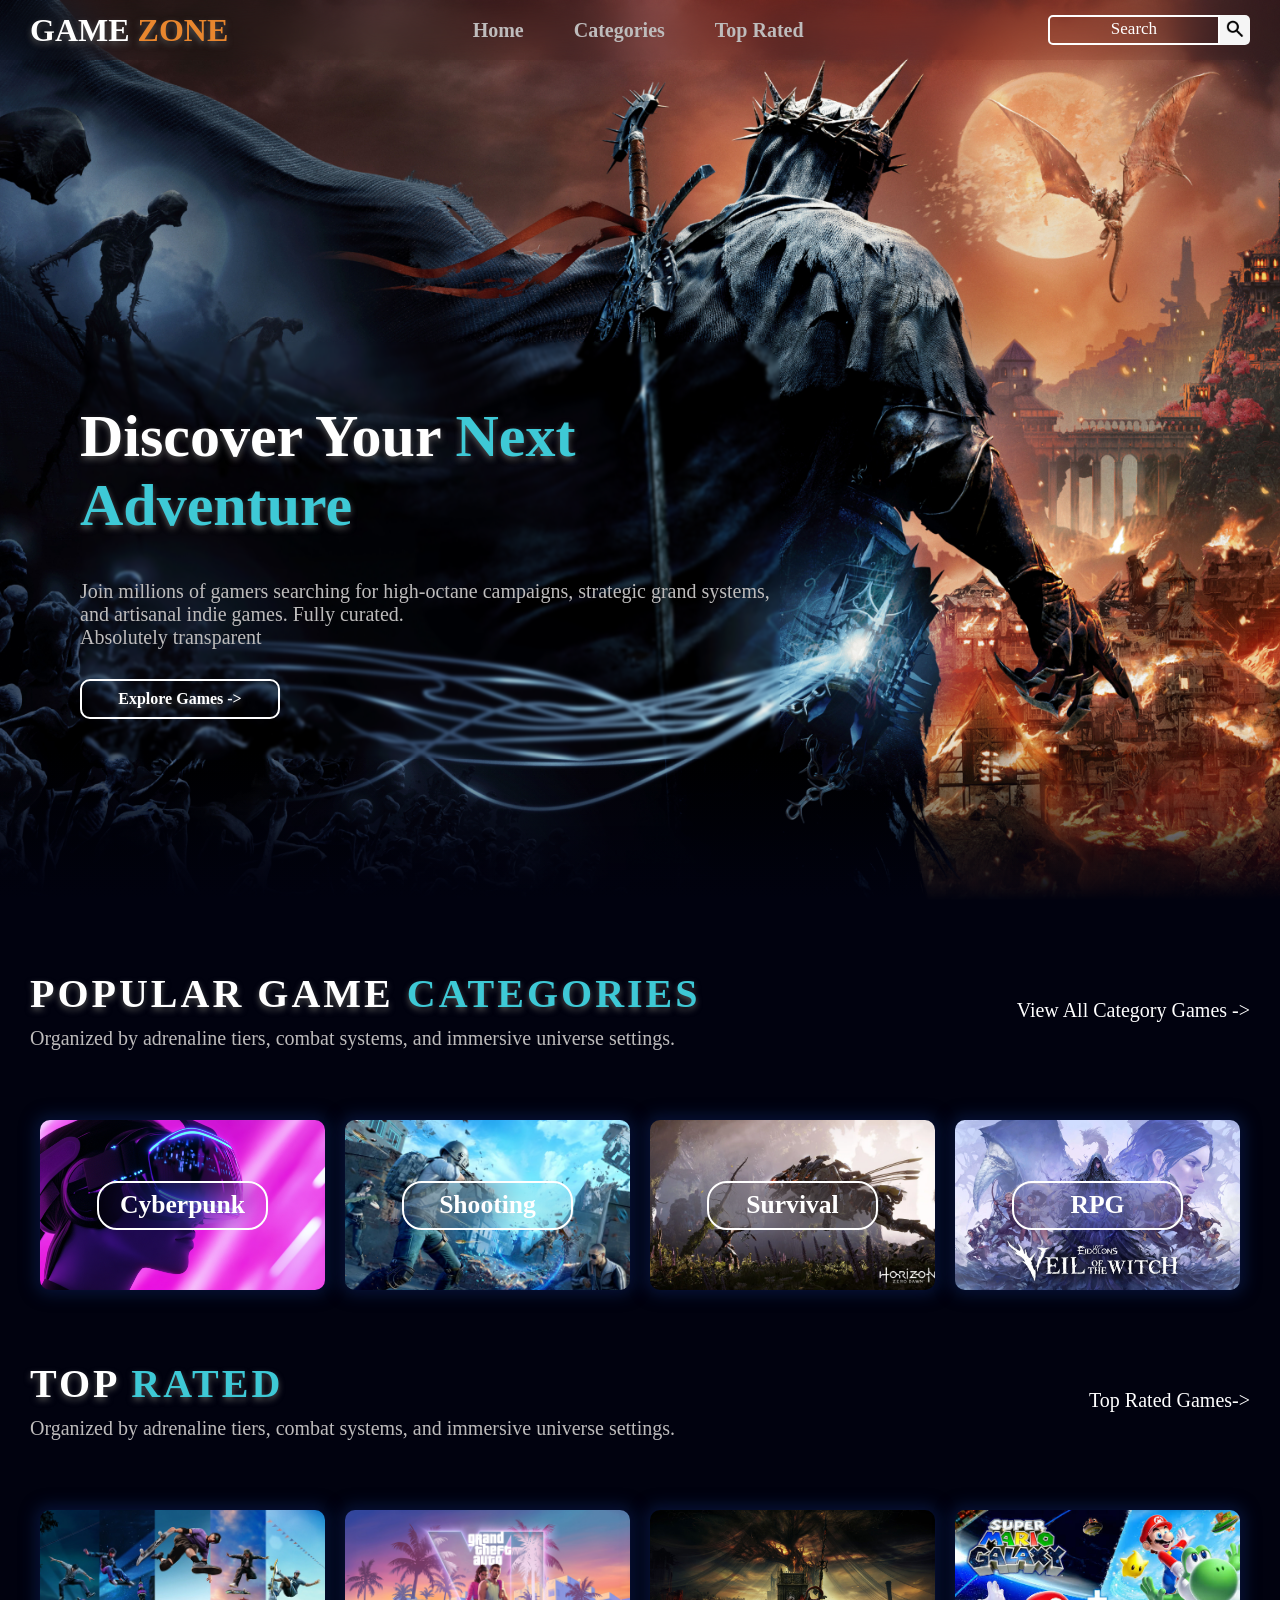
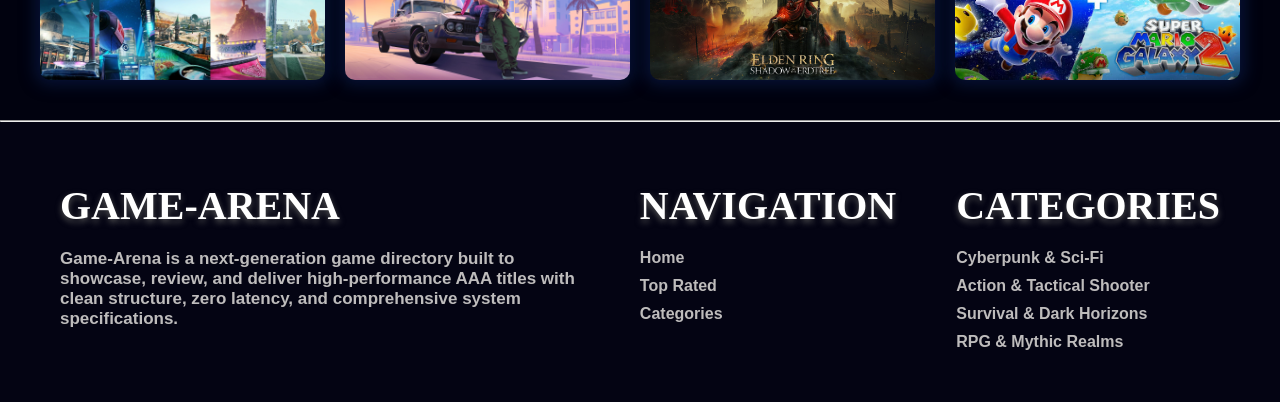
<file: index.html>
<!DOCTYPE html>
<html lang="en">
<head>
    <meta charset="UTF-8">
    <meta name="viewport" content="width=device-width, initial-scale=1.0">
    <title>Document</title>
    <link rel="stylesheet" href="style.css">
</head>
<body>
    <!-- NAVBAR STARTS -->
    <div class="nav">
        <h1 class="nav-heading">GAME <span style="color: #e8862e;;">ZONE</span></h1>
        <div class="nav-links">
            <a href="#" class="link">Home</a>
            <a href="#Popular" class="link">Categories</a>
            <a href="#Top" class="link">Top Rated</a>
        </div>
        <div class="search-bar">
            <input type="text" class="search" placeholder="Search">
            <div class="search-icon"></div>
        </div>
    </div>
    <!-- NAVBAR ENDS -->

   <!-- HEADER STARTS -->

     <header>
        <div class="main-content">
            <div class="main-text">
                <h1 class="hero-text">
                    Discover Your <span style="color:#3ec9d6;">Next Adventure</span>
                </h1>
                <p class="hero-para">Join millions of gamers searching for high-octane campaigns, strategic grand systems, and artisanal indie games. Fully curated. <br>
                Absolutely transparent </p>
                <div class="explore"><a class="Explore" href="#Popular" style="text-decoration: none;">Explore Games -></a></div>
            </div>
        </div>
     </header>

    <!-- HEADER ENDS -->

    <!-- MAIN STARTS -->

     <main>
       <div class="section" id="Popular">
        <div class="section-bar">
            <p class="section-heading">POPULAR GAME <span style="color: #3ec9d6;">CATEGORIES</span></p>
             <p class="section-text">Organized by adrenaline tiers, combat systems, and immersive universe settings.</p>
        </div>
        <div class="view">
            <button id="view"><a href="category.html" style="text-decoration: none;">View All Category Games -></a></button>
        </div>
       </div>
       <div class="section-cards">
            <div class="card" id="card1">
                <button class="card-section"><a id="direct" href="category.html#cyberpunk">Cyberpunk</a></button>
            </div>

             <div class="card" id="card2">
                <button class="card-section"><a id="direct" href="category.html#action-shoot">Shooting</a></button>
            </div>

            <div class="card" id="card3">
                <button class="card-section"><a id="direct" href="category.html#survive">Survival</a></button>
            </div>

            <div class="card" id="card4">
                <button class="card-section"><a id="direct" href="category.html#mythic">RPG</a></button>
            </div>
       </div>

        <div class="section" id="Top">
        <div class="section-bar">
            <p class="section-heading">TOP <span style="color: #3ec9d6;">RATED</span></p>
             <p class="section-text">Organized by adrenaline tiers, combat systems, and immersive universe settings.</p>
        </div>
        <div class="view">
            <button id="view"><a style="text-decoration: none;" href="top-rated.html">Top Rated Games-></a></button></div>
       </div>
       <div class="section-cards">
            <div class="card" id="card5">
            </div>

             <div class="card" id="card6">
             </div>

            <div class="card" id="card7">
            </div>

            <div class="card" id="card8">
            </div>
       </div>
      
     </main>

    <!-- MAIN ENDS  -->

    <hr> 

    <!-- FOOTER STARTS -->

     <footer>
        <div class="foot">
            <div class="footer-cards">
                <div class="conclude">
                    <h3 class="foot-card-head">GAME-ARENA</h3>
                    <p class="foot-card-text">Game-Arena is a next-generation game directory built to showcase, review, and deliver high-performance AAA titles with clean structure, zero latency, and comprehensive system specifications.</p>
                </div>
            </div>
            <div class="footer-cards">
                <div class="conclude">
                    <h3 class="foot-card-head">NAVIGATION</h3>
                    <a href="#" class="nav-link">Home</a>
                    <a href="top-rated.html" class="nav-link">Top Rated</a>
                    <a href="#Popular" class="nav-link">Categories</a>
                </div>
            </div>
            <div class="footer-cards">
                <div class="conclude">
                    <h3 class="foot-card-head">CATEGORIES</h3>
                    <a href="category.html#cyberpunk" class="nav-link">Cyberpunk &amp; Sci-Fi</a>
                    <a href="category.html#action-shoot" class="nav-link">Action &amp; Tactical Shooter</a>
                    <a href="category.html#survive" class="nav-link">Survival &amp; Dark Horizons</a>
                    <a href="category.html#mythic" class="nav-link">RPG &amp; Mythic Realms</a>
                </div>
            </div>
        </div>
     </footer>

     <!-- FOOTER ENDS -->
</body>
</html>
</file>
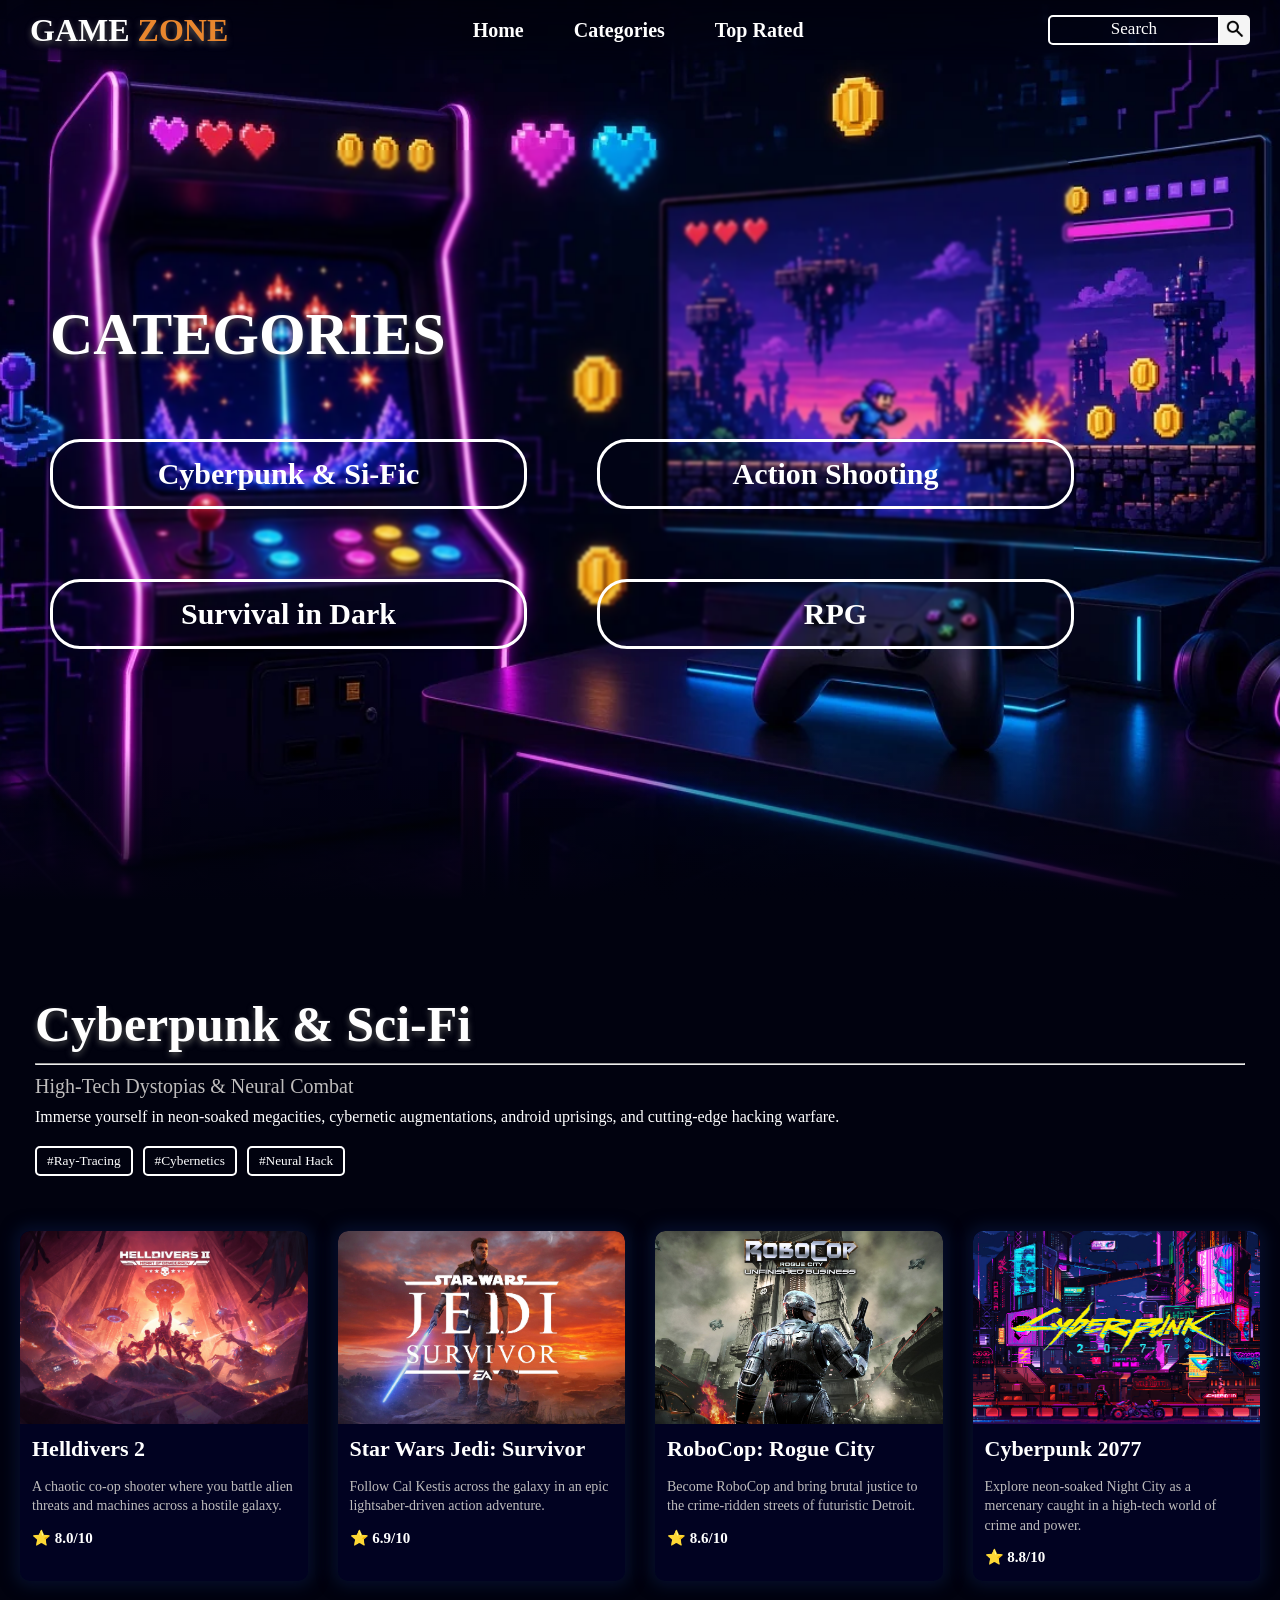
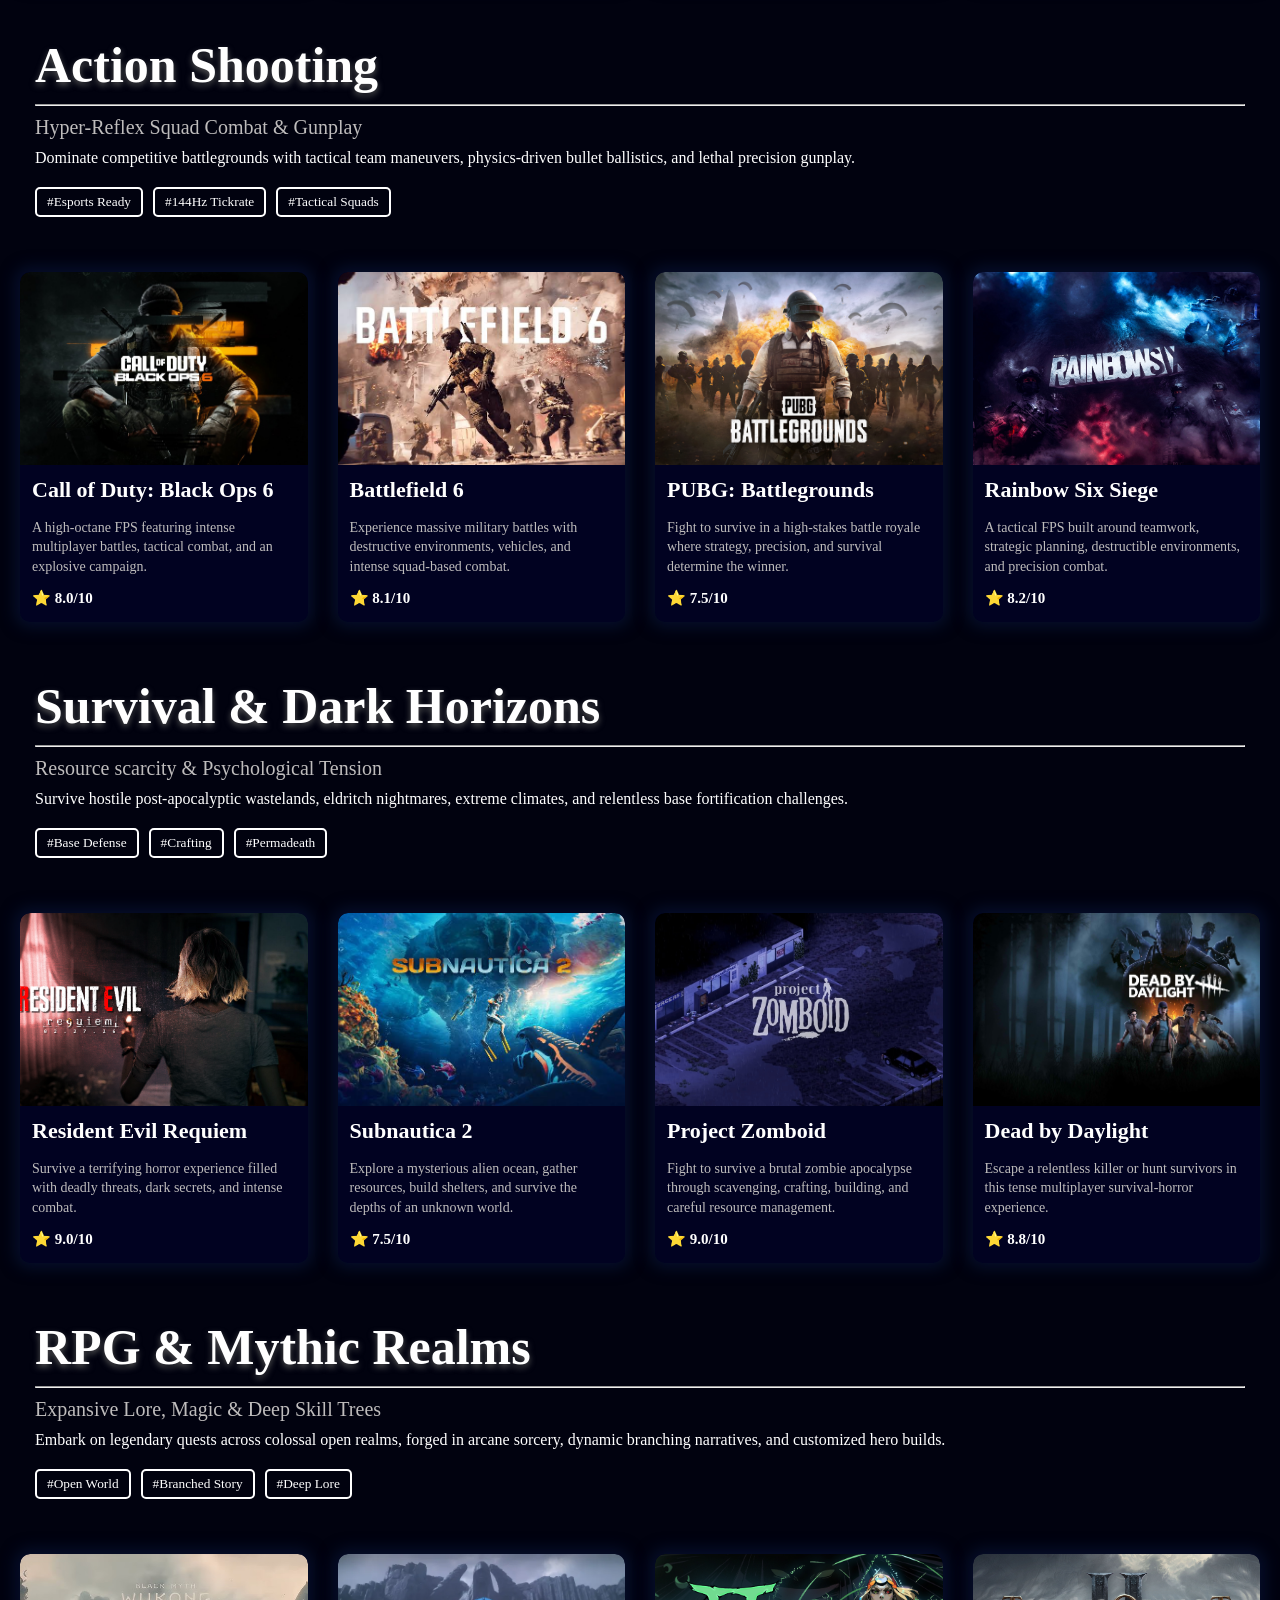
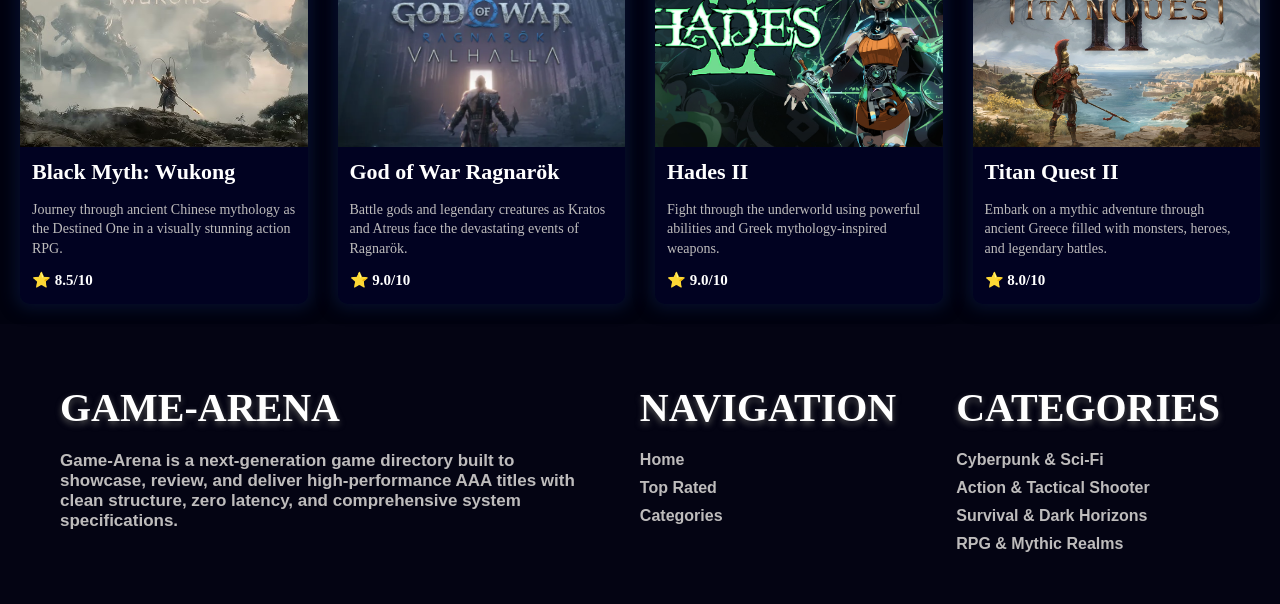
<file: category.html>
<!DOCTYPE html>
<html lang="en">
<head>
    <meta charset="UTF-8">
    <meta name="viewport" content="width=device-width, initial-scale=1.0">
    <title>Document</title>
    <link rel="stylesheet" href="style.css">
</head>
<body id="category-html">
    <!-- NAVBAR STARTS -->
    <div class="nav">
        <h1 class="nav-heading">GAME <span style="color: #e8862e;;">ZONE</span></h1>
        <div class="nav-links">
            <a href="index.html" class="cat-link">Home</a>
            <a href="category.html" class="cat-link">Categories</a>
            <a href="top-rated.html" class="cat-link">Top Rated</a>
        </div>
        <div class="search-bar">
            <input type="text" class="search" placeholder="Search">
            <div class="search-icon"></div>
        </div>
    </div>
    <!-- NAVBAR ENDS -->

    <!-- HEADER STARTS -->

    <header>
        <div class="cat-main-content">
            <div class="cat-main-text">
                <h1 class="hero-text">
                    CATEGORIES</h1>
                <div class="cat-cards">
                    <div class="cat-card"><a href="#cyberpunk" id="cat-a">Cyberpunk &amp; Si-Fic</a></div>
                    <div class="cat-card"><a href="#action-shoot" id="cat-a">Action Shooting</a></div>
                    <div class="cat-card"><a href="#survive" id="cat-a" >Survival in Dark</a></div>
                    <div class="cat-card"><a href="#mythic" id="cat-a">RPG </a></div>
                </div>
            </div>
        </div>

     </header>

     <!-- HEADER ENDS -->

     <!-- MAIN STARTS -->
     
     <main>

        <!-- CYBERPUNK -->

        <div class="individual-cat"id="cyberpunk">
            <h3 class="card-heading" id="sci">Cyberpunk &amp; Sci-Fi</h3>
                <hr>
                <p 
                class="card-subhead">High-Tech Dystopias &amp; Neural Combat</p>
                <p class="card-text">Immerse yourself in neon-soaked megacities, cybernetic augmentations, android uprisings, and cutting-edge hacking warfare.</p>
                <div class="btn">
                    <button class="keyword">#Ray-Tracing</button>
                    <button class="keyword">#Cybernetics</button>
                    <button class="keyword">#Neural Hack</button>
                </div>
        </div>
        <div class="cat-main-cards">
            <div class="cat-main-card">
                <div class="cat-main-card-img" id="cat-card1"></div>
            <div class="game-info">
            <h3>Helldivers 2</h3>
            <p>A chaotic co-op shooter where you battle alien threats and machines across a hostile galaxy.</p>
            <span>⭐ 8.0/10</span>
        </div>
            </div>
            <div class="cat-main-card">
                <div class="cat-main-card-img"id="cat-card2"></div>
                <div class="game-info">
            <h3>Star Wars Jedi: Survivor</h3>
            <p>Follow Cal Kestis across the galaxy in an epic lightsaber-driven action adventure.</p>
            <span>⭐ 6.9/10</span>
        </div>
            </div>
            <div class="cat-main-card">
                <div class="cat-main-card-img"id="cat-card3"></div>
                <div class="game-info">
            <h3>RoboCop: Rogue City</h3>
            <p>Become RoboCop and bring brutal justice to the crime-ridden streets of futuristic Detroit.</p>
            <span>⭐ 8.6/10</span>
        </div>
            </div>
            <div class="cat-main-card">
                <div class="cat-main-card-img"id="cat-card4"></div>
                 <div class="game-info">
            <h3>Cyberpunk 2077</h3>
            <p>Explore neon-soaked Night City as a mercenary caught in a high-tech world of crime and power.</p>
            <span>⭐ 8.8/10</span>
        </div>
            </div>
        </div>

        <!-- CYBERPUNK -->

        <!-- ACTION SHOOTING -->

        <div class="individual-cat"id="action-shoot">
            <h3 class="card-heading">Action Shooting</h3>
                <hr>
                <p 
                class="card-subhead">Hyper-Reflex Squad Combat &amp; Gunplay</p>
                <p class="card-text">Dominate competitive battlegrounds with tactical team maneuvers, physics-driven bullet ballistics, and lethal precision gunplay.</p>
                <div class="btn">
                    <button class="keyword">#Esports Ready</button>
                    <button class="keyword">#144Hz Tickrate</button>
                    <button class="keyword">#Tactical Squads</button>
                </div>
        </div>
        <div class="cat-main-cards">
            <div class="cat-main-card">
                <div class="cat-main-card-img" id="cat-card5"></div>
                <div class="game-info">
                <h3>Call of Duty: Black Ops 6</h3>
                <p>A high-octane FPS featuring intense multiplayer battles, tactical combat, and an explosive campaign.</p>
                <span>⭐ 8.0/10</span>
            </div>
            </div>
            <div class="cat-main-card"><div class="cat-main-card-img"id="cat-card6"></div>
            <div class="game-info">
        <h3>Battlefield 6</h3>
        <p>Experience massive military battles with destructive environments, vehicles, and intense squad-based combat.</p>
        <span>⭐ 8.1/10</span>
    </div>
        </div>
            <div class="cat-main-card"><div class="cat-main-card-img"id="cat-card7"></div>
            <div class="game-info">
        <h3>PUBG: Battlegrounds</h3>
        <p>Fight to survive in a high-stakes battle royale where strategy, precision, and survival determine the winner.</p>
        <span>⭐ 7.5/10</span>
    </div>
        </div>
            <div class="cat-main-card"><div class="cat-main-card-img"id="cat-card8"></div>
                <div class="game-info">
        <h3>Rainbow Six Siege</h3>
        <p>A tactical FPS built around teamwork, strategic planning, destructible environments, and precision combat.</p>
        <span>⭐ 8.2/10</span>
    </div>
        </div>
        </div>

         <!-- ACTION SHOOTING -->

         <!-- SURVIVAL -->

        <div class="individual-cat"id="survive">
            <h3 class="card-heading">Survival &amp; Dark Horizons</h3>
                <hr>
                <p 
                class="card-subhead">Resource scarcity &amp; Psychological Tension</p>
                <p class="card-text">Survive hostile post-apocalyptic wastelands, eldritch nightmares, extreme climates, and relentless base fortification challenges.</p>
                <div class="btn">
                    <button class="keyword">#Base Defense</button>
                    <button class="keyword">#Crafting</button>
                    <button class="keyword">#Permadeath</button>
                </div>
        </div>
        <div class="cat-main-cards">
            <div class="cat-main-card">
                <div class="cat-main-card-img" id="cat-card9"></div>
                    <div class="game-info">
                    <h3>Resident Evil Requiem</h3>
                    <p>Survive a terrifying horror experience filled with deadly threats, dark secrets, and intense combat.</p>
                    <span>⭐ 9.0/10</span>
        </div>
            </div>
            <div class="cat-main-card"><div class="cat-main-card-img"id="cat-card10"></div>
                <div class="game-info">
                <h3>Subnautica 2</h3>
                <p>Explore a mysterious alien ocean, gather resources, build shelters, and survive the depths of an unknown world.</p>
                <span>⭐ 7.5/10</span>
        </div>
        </div>
            <div class="cat-main-card"><div class="cat-main-card-img"id="cat-card11"></div>
                <div class="game-info">
                <h3>Project Zomboid</h3>
                <p>Fight to survive a brutal zombie apocalypse through scavenging, crafting, building, and careful resource management.</p>
                <span>⭐ 9.0/10</span>
        </div>
        </div>
            <div class="cat-main-card"><div class="cat-main-card-img"id="cat-card12"></div>
                <div class="game-info">
                <h3>Dead by Daylight</h3>
                <p>Escape a relentless killer or hunt survivors in this tense multiplayer survival-horror experience.</p>
                <span>⭐ 8.8/10</span>
        </div>
        </div>
        </div>

        <!-- SURVIVAL -->

        <!-- MYTHIC -->

        <div class="individual-cat"id="mythic">
            <h3 class="card-heading">RPG &amp; Mythic Realms</h3>
                <hr>
                <p 
                class="card-subhead">Expansive Lore, Magic &amp; Deep Skill Trees</p>
                <p class="card-text">Embark on legendary quests across colossal open realms, forged in arcane sorcery, dynamic branching narratives, and customized hero builds.</p>
                <div class="btn">
                    <button class="keyword">#Open World</button>
                    <button class="keyword">#Branched Story</button>
                    <button class="keyword">#Deep Lore</button>
                </div>
        </div>
        <div class="cat-main-cards">
            <div class="cat-main-card">
                <div class="cat-main-card-img" id="cat-card13"></div>
                    <div class="game-info">
                    <h3>Black Myth: Wukong</h3>
                    <p>Journey through ancient Chinese mythology as the Destined One in a visually stunning action RPG.</p>
                    <span>⭐ 8.5/10</span>
        </div>
            </div>
            <div class="cat-main-card"><div class="cat-main-card-img"id="cat-card14"></div>
                <div class="game-info">
                <h3>God of War Ragnarök</h3>
                <p>Battle gods and legendary creatures as Kratos and Atreus face the devastating events of Ragnarök.</p>
                <span>⭐ 9.0/10</span>
        </div>
        </div>
            <div class="cat-main-card"><div class="cat-main-card-img"id="cat-card15"></div>
                <div class="game-info">
                <h3>Hades II</h3>
                <p>Fight through the underworld using powerful abilities and Greek mythology-inspired weapons.</p>
                <span>⭐ 9.0/10</span>
        </div> 
        </div>
            <div class="cat-main-card"><div class="cat-main-card-img"id="cat-card16"></div>
                <div class="game-info">
                <h3>Titan Quest II</h3>
                <p>Embark on a mythic adventure through ancient Greece filled with monsters, heroes, and legendary battles.</p>
                <span>⭐ 8.0/10</span>
        </div>
        </div>
        </div>

        <!-- MYTHIC -->

     </main>

     <!-- MAIN ENDS -->

     <!-- FOOTER STARTS -->

     <footer>
        <div class="foot">
            <div class="footer-cards">
                <div class="conclude">
                    <h3 class="foot-card-head">GAME-ARENA</h3>
                    <p class="foot-card-text">Game-Arena is a next-generation game directory built to showcase, review, and deliver high-performance AAA titles with clean structure, zero latency, and comprehensive system specifications.</p>
                </div>
            </div>
            <div class="footer-cards">
                <div class="conclude">
                    <h3 class="foot-card-head">NAVIGATION</h3>
                    <a href="index.html" class="nav-link">Home</a>
                    <a href="top-rated.html" class="nav-link">Top Rated</a>
                    <a href="category.html" class="nav-link">Categories</a>
                </div>
            </div>
            <div class="footer-cards">
                <div class="conclude">
                    <h3 class="foot-card-head">CATEGORIES</h3>
                    <a href="#cyberpunk" class="nav-link">Cyberpunk &amp; Sci-Fi</a>
                    <a href="#action-shoot" class="nav-link">Action &amp; Tactical Shooter</a>
                    <a href="#survive" class="nav-link">Survival &amp; Dark Horizons</a>
                    <a href="#mythic" class="nav-link">RPG &amp; Mythic Realms</a>
                </div>
            </div>
        </div>
     </footer>

     <!-- FOOTER ENDS -->
</body>
</html>
</file>
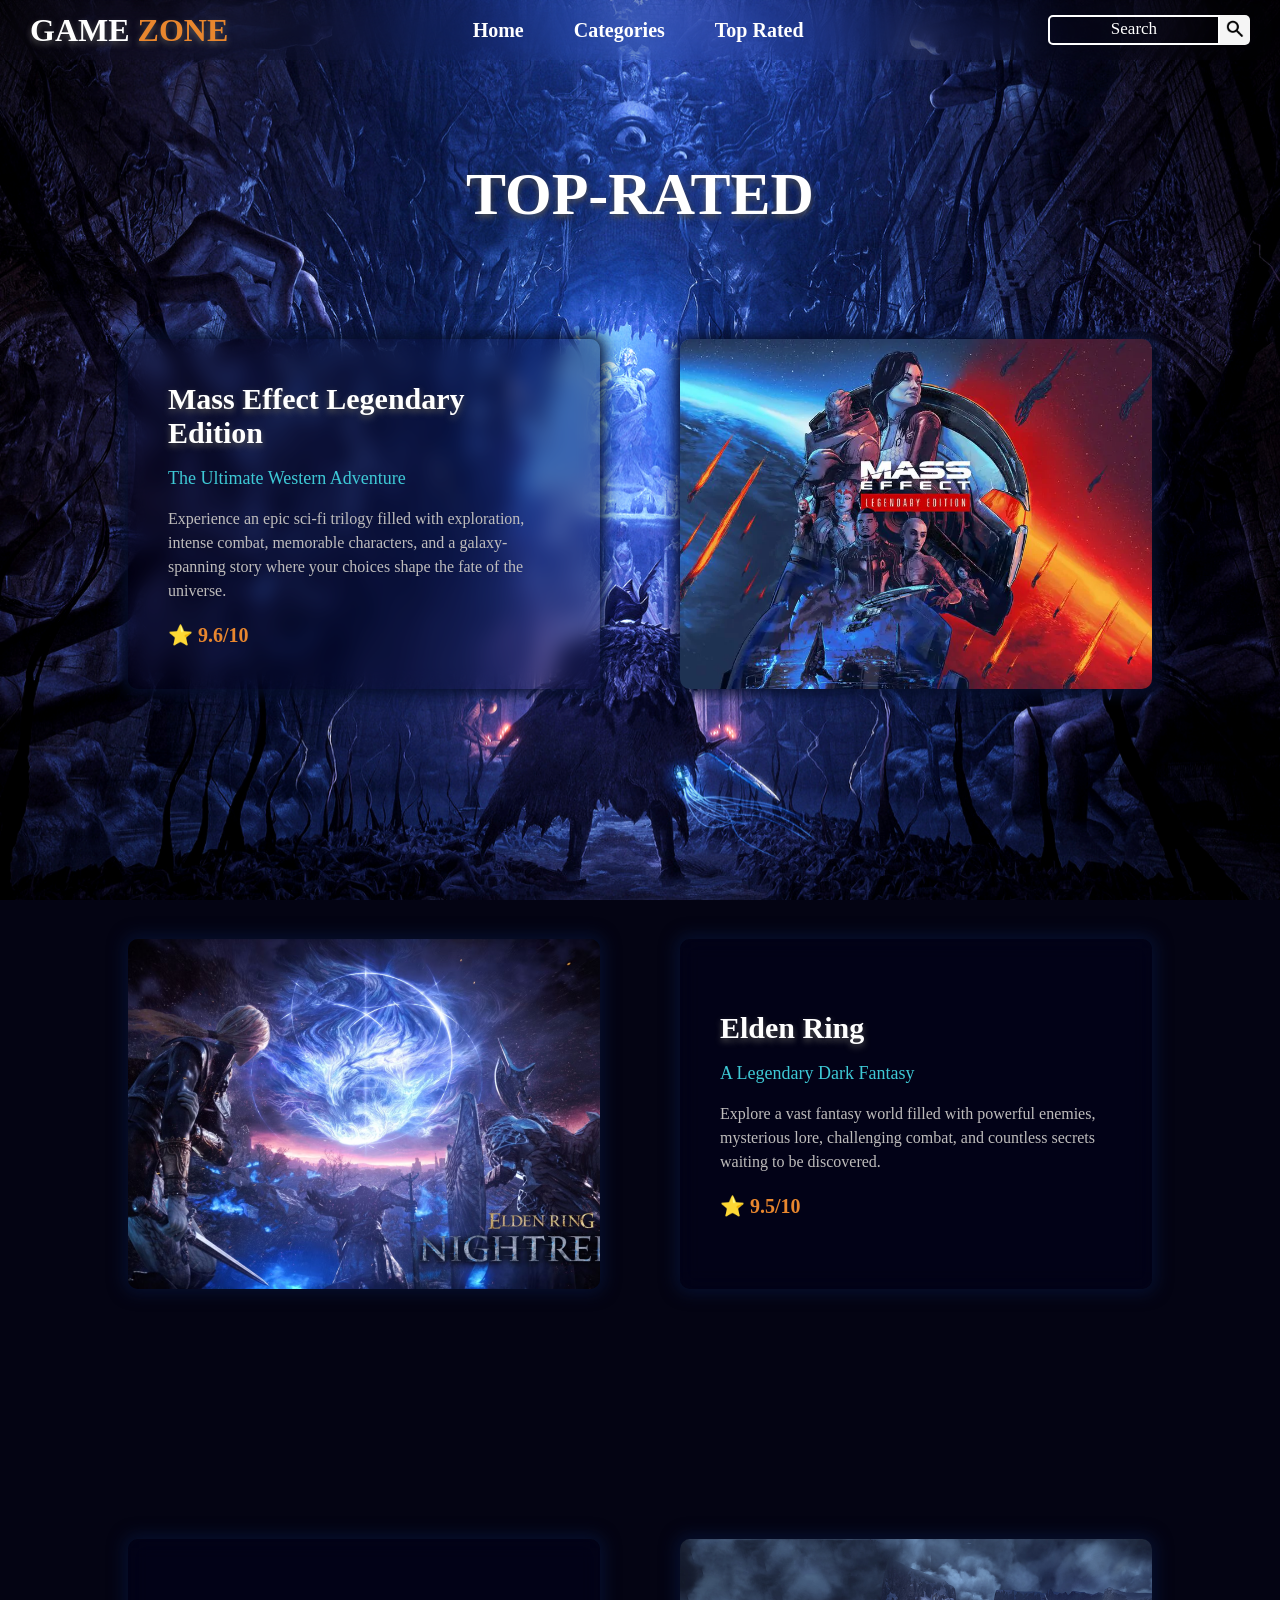
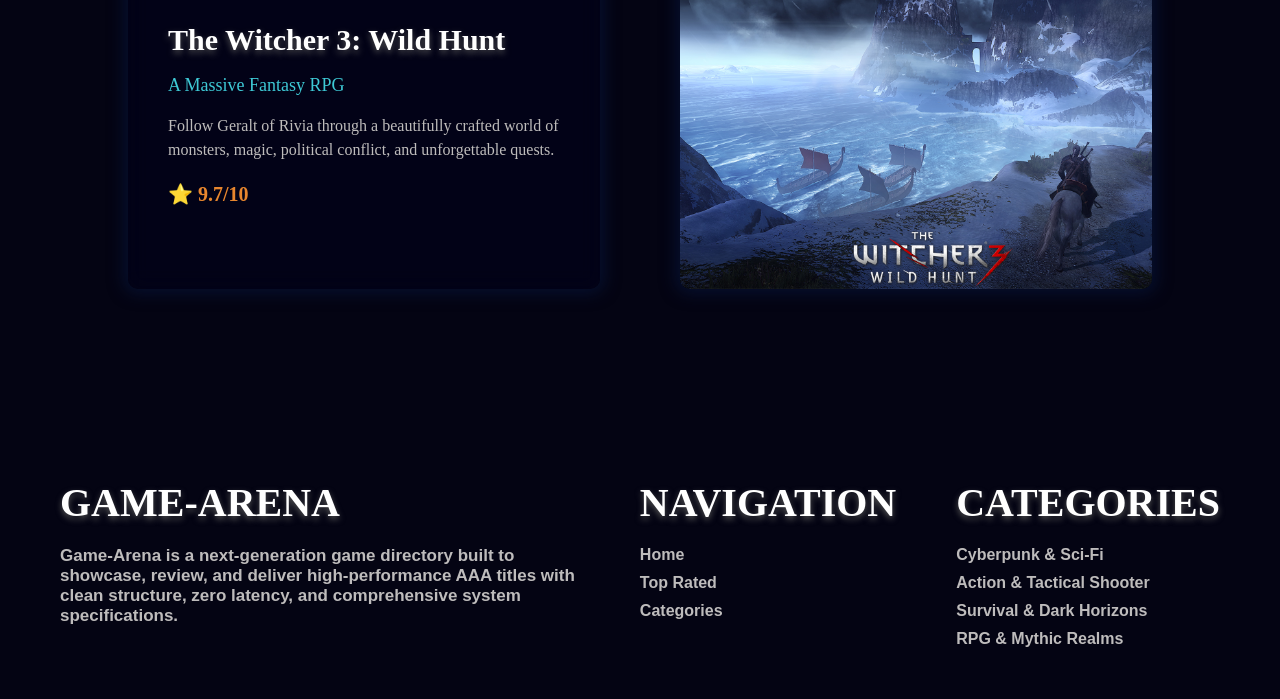
<file: top-rated.html>
<!DOCTYPE html>
<html lang="en">
<head>
    <meta charset="UTF-8">
    <meta name="viewport" content="width=device-width, initial-scale=1.0">
    <title>Document</title>
    <link rel="stylesheet" href="style.css">
</head>
<body id="top-rated">
    <!-- NAVBAR STARTS -->
    <div class="nav">
        <h1 class="nav-heading">GAME <span style="color: #e8862e;;">ZONE</span></h1>
        <div class="nav-links">
            <a href="index.html" class="cat-link">Home</a>
            <a href="category.html" class="cat-link">Categories</a>
            <a href="top-rated.html" class="cat-link">Top Rated</a>
        </div>
        <div class="search-bar">
            <input type="text" class="search" placeholder="Search">
            <div class="search-icon"></div>
        </div>
    </div>
    <!-- NAVBAR ENDS -->

    <!-- HEADER STARTS -->

    <div class="top-head">
        <h1 class="hero-text">TOP-RATED</h1>
    </div>
    <div class="top-games">
    <div class="top-game-info">
        <h2>Mass Effect Legendary Edition</h2>
        <p class="top-subtitle">
            The Ultimate Western Adventure
        </p>
        <p>
        Experience an epic sci-fi trilogy filled with exploration,
        intense combat, memorable characters, and a galaxy-spanning
        story where your choices shape the fate of the universe.
        </p>
        <span class="top-rating">⭐ 9.6/10</span>
    </div>
    <div class="top-game-img" id="top-game1"></div>


    <div class="top-game-img" id="top-game2"></div>
    <div class="top-game-info">
        <h2>Elden Ring</h2>
        <p class="top-subtitle">
            A Legendary Dark Fantasy
        </p>
        <p>
            Explore a vast fantasy world filled with powerful
            enemies, mysterious lore, challenging combat, and
            countless secrets waiting to be discovered.
        </p>
        <span class="top-rating">⭐ 9.5/10</span>
    </div>


    <div class="top-game-info">
        <h2>The Witcher 3: Wild Hunt</h2>
        <p class="top-subtitle">
            A Massive Fantasy RPG
        </p>
        <p>
            Follow Geralt of Rivia through a beautifully crafted
            world of monsters, magic, political conflict, and
            unforgettable quests.
        </p>
        <span class="top-rating">⭐ 9.7/10</span>
    </div>
    <div class="top-game-img" id="top-game3"></div>

</div>

     <!-- HEADER ENDS -->

     <!-- FOOTER STARTS -->

     <footer>
        <div class="foot">
            <div class="footer-cards">
                <div class="conclude">
                    <h3 class="foot-card-head">GAME-ARENA</h3>
                    <p class="foot-card-text">Game-Arena is a next-generation game directory built to showcase, review, and deliver high-performance AAA titles with clean structure, zero latency, and comprehensive system specifications.</p>
                </div>
            </div>
            <div class="footer-cards">
                <div class="conclude">
                    <h3 class="foot-card-head">NAVIGATION</h3>
                    <a href="index.html" class="nav-link">Home</a>
                    <a href="top-rated.html" class="nav-link">Top Rated</a>
                    <a href="category.html" class="nav-link">Categories</a>
                </div>
            </div>
            <div class="footer-cards">
                <div class="conclude">
                    <h3 class="foot-card-head">CATEGORIES</h3>
                    <a href="category.html#cyberpunk" class="nav-link">Cyberpunk &amp; Sci-Fi</a>
                    <a href="category.html#action-shooting" class="nav-link">Action &amp; Tactical Shooter</a>
                    <a href="category.html#survived" class="nav-link">Survival &amp; Dark Horizons</a>
                    <a href="category.html#mythics" class="nav-link">RPG &amp; Mythic Realms</a>
                </div>
            </div>
        </div>
     </footer>

     <!-- FOOTER ENDS -->
</body>
</html>
</file>
<file: style.css>
*{
    margin: 0;
    padding: 0;
    box-sizing: border-box;
    font-family: Georgia, 'Times New Roman', Times, serif;
    color: white;
}
body{
   min-height: 100vh;
}

/* NAVBAR STARTS */
.nav{
    z-index: 99;
    position: absolute;
    top: 0;
    left: 0;
    display: flex;
    justify-content: space-between;
    align-items: center;
    padding: 30px;
    width: 100%;
    height: 50px;
    backdrop-filter: blur(20px);
}
.nav-heading{
    text-shadow: 0 3px 6px rgb(83, 83, 83);
    font-family: Georgia, 'Times New Roman', Times, serif;
}
.nav-links{
    display: flex;
    gap: 50px;
}
.link, .cat-link{
    text-decoration: none;
    color: rgb(190, 188, 188);
    font-weight: 800;
    font-family: Georgia, 'Times New Roman', Times, serif;
    font-size: 20px;
}
.link:hover{
    color: #e8862e;
}
.search-bar{
    display: flex;
}
.search{
    border: 2px solid white;
    border-top-left-radius: 5px;
    border-bottom-left-radius: 5px;
    height: 30px;
    background-color: transparent;
}
.search::placeholder{
    text-align: center;
    color: white;
    font-family: Georgia, 'Times New Roman', Times, serif;
    font-size: 17px;
}
.search-icon{
    width: 30px;
    height: 30px;
    background-image: url('images/search-icon.png');
    background-size: cover;
    background-position: center;
    border-top-right-radius: 5px;
    border-bottom-right-radius: 5px;
}

/* NAVBAR ENDS */

/* HEADER STARTS */

.main-content{
    display: flex;
    position: relative;
    justify-content: center;
    align-items: center;
    height: 100vh;
    background-image: url('images/ui.jpg');
    background-size: cover;
    background-position: center;
    background-attachment: fixed;
}
.main-content::after, .cat-main-content::after{
    content: "";
    position: absolute;
    bottom: 0;
    left: 0;
    width: 100%;
    height: 150px; 
    background: linear-gradient(to bottom, transparent, #01020f);
    pointer-events: none;
}
/* #01051e */
.main-text{
    margin-top: 200px;
    display: block;
    padding-top: 60px;
    padding-bottom: 40px;
    border-radius: 30px;
    font-size: 30px;
    width: 700px;
    position: absolute;
    left: 80px;
    backdrop-filter: blur(1.5px);
    animation: fade-up ease-in;
    animation-timeline: scroll(); 
    animation-range: 0% 100%;
}
@keyframes fade-up {
    from {
        transform: scale(1);
        opacity: 1;
    }
    to {
        transform: scale(0);
        opacity: 0;
    }
}
.hero-text{
    text-shadow: 0 3px 6px rgb(83, 83, 83);
    font-family: Georgia, 'Times New Roman', Times, serif;
}
.hero-para{
    font-size: 20px;
    font-family:Cambria, Cochin, Georgia, Times, 'Times New Roman', serif;
    color: rgb(190, 188, 188);
    margin-top: 40px;
}
.explore{
    display: flex;
    justify-content: center;
    align-items: center;
    margin-top: 30px;
    height: 40px;
    width: 200px;
    border: 2px solid white;
    border-radius: 10px;
    background-color: transparent;
    font-size: 16px;
    font-family: Georgia, 'Times New Roman', Times, serif;
    font-weight: 600;
    color: white;
    text-shadow: 0 3px 6px rgb(83, 83, 83);
}
.Explore:hover{
    color: #e8862e;
}

/* HEADER ENDS */

/* MAIN STARTS */

main{
    background-color:#01020f;
}
.section{
    display: flex;
    justify-content: space-between;
    align-items: center;
    width: 100%;
    height: auto;
    padding: 30px;
    animation: fade linear;
    animation-timeline: view();
    animation-range: entry 0 cover 40%;
}
#Popular{
    padding-top: 70px;
}
.section-heading{
    font-size: 40px;
    font-weight: 800;
    letter-spacing: 3px;
    text-shadow: 0 3px 6px rgb(83, 83, 83);
    margin-bottom: 10px;
}
.section-text{
    color: rgb(190, 188, 188);
    font-size: 20px;
}
.view{
    height: 30px;
}
#view{
    height: 30px;
    background-color: transparent;
    border: none;
    font-size: 20px;
}
.section-cards {
    display: grid;
    grid-template-columns: repeat(4, 1fr);     
    gap: 20px;                              
    padding: 40px;
    animation: fade linear;
    animation-timeline: view();
    animation-range: entry 0 cover 40%;
}
@keyframes fade{
    from{
        opacity: 0;
        scale: .5;
    }
    to{
        opacity: 1;
        scale: 1;
    }
}
.card {
  display: flex;
  flex-direction: column;
  color: white;
  height: 170px;
  width: 100%;
  padding-inline: 20px;
  padding-block: 15px;
  background-color: #071336;
  box-shadow: 0 0 15px 5px #071336;
  border-radius: 10px;
  transition: all .5s ease-in-out;
}
#card1{
    background-image: url("images/Cyberpunk.png");
    background-size: cover;
    background-position: center;
}
#card2{
    background-image: url("images/pubg.webp");
    background-size: cover;
    background-position: center;
}
#card3{
    background-image: url("images/Survival.webp");
    background-size: cover;
    background-position: center;
}
#card4{
    background-image: url("images/RPG.webp");
    background-size: cover;
    background-position: center;
}
#card5{
    background-image: url("images/Tony\ Hawk\'s.webp");
    background-size: cover;
    background-position: center;
}
#card6{
    background-image: url("images/Grand\ Theft\ Auto.webp");
    background-size: cover;
    background-position: center;
}
#card7{
    background-image: url("images/Elden\ Ring.jpg");
    background-size: cover;
    background-position: center;
}
#card8{
    background-image: url("images/Super\ Mario\ Galaxy\ 2.jpg");
    background-size: cover;
    background-position: center;
}
#direct{
    text-decoration: none;
}
#direct:hover{
    color: #e8862e;
}
.card-section{
    margin-block: auto;
    margin-inline: auto;
    width: 70%;
    height: 35%;
    border-radius: 20px;
    border: 2px solid white;
    background-color: transparent;
    font-size: clamp(.8rem, 2vw, 2em);
    font-weight: 700;
    backdrop-filter: blur(20px);
}
.card:hover{
    transform: translateY(-20px);
}

/* MAIN ENDS */

/* FOOTER STARTS */

.foot{
    display: grid;
    grid-template-columns: 2fr 1fr 1fr ;     
    gap: 20px;                              
    padding: 40px;
    background-color: #040413;
}
.footer-cards{
    background-color: transparent;
    border: none;
    border-radius: 8px;
    padding: 20px;
    color: white;
    height: 200px;
}
.conclude{
    display: flex;
    flex-direction: column;
}
.foot-card-head{
    font-size: 40px;
    font-family:'Times New Roman', Times, serif;
    margin-bottom: 20px;
    text-shadow: 0 3px 6px rgb(83, 83, 83);
}
.nav-link{
    margin-bottom: 10px;
    text-decoration: none;
    color: rgb(190, 188, 188);
    font-weight: 600;
    font-family: Arial, Helvetica, sans-serif;
    font-size: 16px;
}
.foot-card-text{
    font-family: Arial, Helvetica, sans-serif;
    color: rgb(190, 188, 188);
    font-size: 17px;
    font-weight: 600;
}

/* FOOTER ENDS */

/* CATEGORY.HTML */

#category-html{
    background-color: #040413;
}
.cat-link{
    color: white;
}

/* HEADER STARTS */

.cat-main-content{
    background-image: url('images/all-cat.webp');
    background-size: cover;
    background-position: center;
    height: 100vh;
}
.cat-main-text{
    display: block;
    padding-top: 150px;
    /* padding-bottom: 40px; */
    border-radius: 30px;
    font-size: 30px;
    width: 80%;
    position: absolute;
    left: 50px;
    top: 150px;
    backdrop-filter: blur(1.5px);
    animation: fade-up ease-in;
    animation-timeline: scroll(); 
    animation-range: 0% 100%;
}
.cat-cards{
    display: grid;
    grid-template-columns: repeat(2, 1fr);
    grid-template-rows: repeat(2, 1fr);
    gap: 70px;
    padding-top: 70px;
}
.cat-card{
    display: flex;
    justify-content: center;
    align-items: center;
    width: 100%;
    height: auto;
    background-color: transparent;
    border: 3px solid white;
    padding: 15px;
    border-radius: 30px;
    font-weight: 600;
}
#cat-a{
    text-decoration: none;
}
#cat-a:hover{
    color:#e8862e;
}

/* HEADER ENDS */

/* MAIN STARTS */

.individual-cat{
    display: flex;
    flex-direction: column;
    justify-content: center;
    padding: 35px;
    animation: fade linear;
    animation-timeline: view();
    animation-range: entry 0 cover 40%;
}
#sci{
    padding-top: 60px;
}
.card-heading{
    font-size: 50px;
    text-shadow: 0 3px 6px rgb(83, 83, 83);
    padding-bottom: 10px;
}
.card-subhead{
    margin-top: 10px;
    color: rgb(190, 188, 188);
    font-family: Georgia, 'Times New Roman', Times, serif;
    font-size: 20px;
    padding-bottom: 10px;
}
.btn{
    margin-top: 20px;
    display: flex;
    gap: 10px;
}
.keyword{
    display: flex;
    justify-content: center;
    align-items: center;
    padding: 10px;
    width: auto;
    height: 30px;
    background-color: transparent;
    border: 2px solid white;
    border-radius: 5px;
}
.cat-main-cards{
    display: grid;
    grid-template-columns: repeat(4, 1fr);
    gap: 30px;
    padding: 20px;
}
.cat-main-card{
    height: 350px;
    width: 100%;
    background-color: rgb(1, 2, 33);
    box-shadow: 0 0 15px 5px #060f2c;
    border-radius: 10px;
    animation: fade linear;
    animation-timeline: view();
    animation-range: entry 0 cover 40%;
    transition: all 0.5s ease-in-out;
    overflow: hidden;
}
.cat-main-card:hover{
    transform: translateY(-20px);
}
.cat-main-card-img{
    height: 55%;
    border-top-left-radius: 10px;
    border-top-right-radius: 10px;
    background-size: cover;
    background-position: center;
}
#cat-card1{
    background-image: url("images/cyber1.jpg");
}
#cat-card2{
    background-image: url("images/cyber2.jpg");
}
#cat-card3{
    background-image: url("images/cyber3.jpg");
}
#cat-card4{
    background-image: url("images/cyber4.jpg");
}
#cat-card5{
    background-image: url("images/action1.jpeg");
}
#cat-card6{
    background-image: url("images/action2.jpg");
}
#cat-card7{
    background-image: url("images/action3.jpg");
}
#cat-card8{
    background-image: url("images/action4.jpg");
}
#cat-card9{
    background-image: url("images/survival1.png");
}
#cat-card10{
    background-image: url("images/survival2.jpg");
}
#cat-card11{
    background-image: url("images/survival3.jpg");
}
#cat-card12{
    background-image: url("images/survival4.jpg");
}
#cat-card13 {
    background-image: url("images/rpg1.jpg");
}
#cat-card14 {
    background-image: url("images/rpg2.webp");
}
#cat-card15 {
    background-image: url("images/rpg3.jpg");
}
#cat-card16 {
    background-image: url("images/rpg4.jpg");
}
.game-info{
    display: flex;
    flex-direction: column;
    padding: 12px;
    gap: 5px;

}
.game-info h3{
    font-size: 22px;
    margin-bottom: 10px;
}
.game-info p {
    color: rgb(190, 188, 188);
    font-size: 14px;
    line-height: 1.4;
    margin-bottom: 8px;
}

.game-info span {
    font-size: 15px;
    font-weight: 700;
}

/* TOP RATED GAMES */

#top-rated{
    background-color: #040413;
    background-image: url("images/top-bg.jpg");
    background-size: cover;
    background-position: center;
    background-attachment: fixed;
}

.top-head{
    display: flex;
    justify-content: center;
    align-items: center;
    position: relative;
    top: 160px;
    font-size: 30px;
}

.top-games {
    display: grid;
    grid-template-columns: 1fr 1fr;
    grid-template-rows: repeat(3, 350px);
    width: 80%;
    gap: 80px;
    row-gap: 250px;
    padding-block: 100px;
    position: relative;
    top: 170px;
    margin-inline: auto;
    padding-bottom: 300px;
}
.top-game-info {
    display: flex;
    flex-direction: column;
    justify-content: center;
    padding: 40px;
    background-color: rgba(1, 2, 33, 0.35);
    box-shadow: 0 0 15px 5px #060f2c;
    border-radius: 10px;
    transition: all 0.5s ease-in-out;
    backdrop-filter: blur(10px);
    animation: fade linear;
    animation-timeline: view();
    animation-range: entry 0 cover 40%;
}
.top-game-info h2 {
    font-size: 30px;
    margin-bottom: 15px;
    text-shadow: 0 3px 6px rgb(83, 83, 83);
}
.top-subtitle {
    color: #3ec9d6 !important;
    font-size: 18px !important;
    margin-bottom: 15px;
}
.top-game-info p {
    color: rgb(190, 188, 188);
    font-size: 16px;
    line-height: 1.5;
}
.top-rating {
    margin-top: 20px;
    font-size: 20px;
    font-weight: 700;
    color: #e8862e;
}
.top-game-img {
    height: 350px;
    background-size: cover;
    background-position: center;
    border-radius: 10px;
    box-shadow: 0 0 15px 5px #060f2c;
    transition: all 0.5s ease-in-out;
    animation: fade linear;
    animation-timeline: view();
    animation-range: entry 0 cover 40%;
}
.top-game-img:hover, .top-game-info:hover{
    transform: translateY(-10px);
}
#top-game1 {
    background-image: url("images/top1.webp");
}
#top-game2 {
    background-image: url("images/top2.avif");
}
#top-game3 {
    background-image: url("images/top3.jpg");
}

/* RESPONSIVE */

@media (max-width: 768px){

    /* NAVBAR */
    .nav{
        padding: 20px;
        height: auto;
        flex-wrap: wrap;
        gap: 15px;
    }
    .nav-heading{
        font-size: 25px;
    }
    .nav-links{
        gap: 20px;
    }
    .link, .cat-link{
        font-size: 16px;
    }
    .search{
        width: 120px;
    }

    /* HOME HERO */
    .main-content{
        min-height: 100vh;
    }
    .main-text{
        width: 90%;
        left: 5%;
        margin-top: 100px;
        font-size: 22px;
    }
    .hero-para{
        font-size: 16px;
    }

    /* HOME SECTIONS */
    .section{
        flex-direction: column;
        align-items: flex-start;
        gap: 20px;
        padding: 25px;
    }
    .section-heading{
        font-size: 30px;
    }
    .section-text{
        font-size: 16px;
    }
    .section-cards{
        grid-template-columns: repeat(2, 1fr);
        padding: 20px;
    }
    .card{
        width: 100%;
    }

    /* CATEGORY HEADER */
    .cat-main-text{
        width: 90%;
        left: 5%;
        font-size: 22px;
    }
    .cat-cards{
        grid-template-columns: 1fr;
        gap: 20px;
        padding-top: 30px;
    }

    /* CATEGORY GAME CARDS */
    .cat-main-cards{
        grid-template-columns: repeat(2, 1fr);
        gap: 20px;
        padding: 15px;
    }
    .cat-main-card{
        height: 330px;
    }
    .card-heading{
        font-size: 35px;
    }
    .game-info p{
        font-size: 10px;
    }
    .card-subhead{
        font-size: 17px;
    }
    .btn{
        flex-wrap: wrap;
    }


    /* TOP RATED */
    .top-head{
        font-size: 22px;
    }
    .top-games{
        grid-template-columns: 1fr;
        grid-template-rows: auto;
        width: 90%;
        gap: 30px;
        row-gap: 50px;
        padding-bottom: 150px;
    }
    .top-game-info{
        min-height: 300px;
        padding: 25px;
    }
    .top-game-img{
        height: 300px;
    }

    /* FOOTER */
    .foot{
        grid-template-columns: 1fr;
        padding: 25px;
    }
    .footer-cards{
        height: auto;
    }
    .foot-card-head{
        font-size: 30px;
    }

}
</file>
